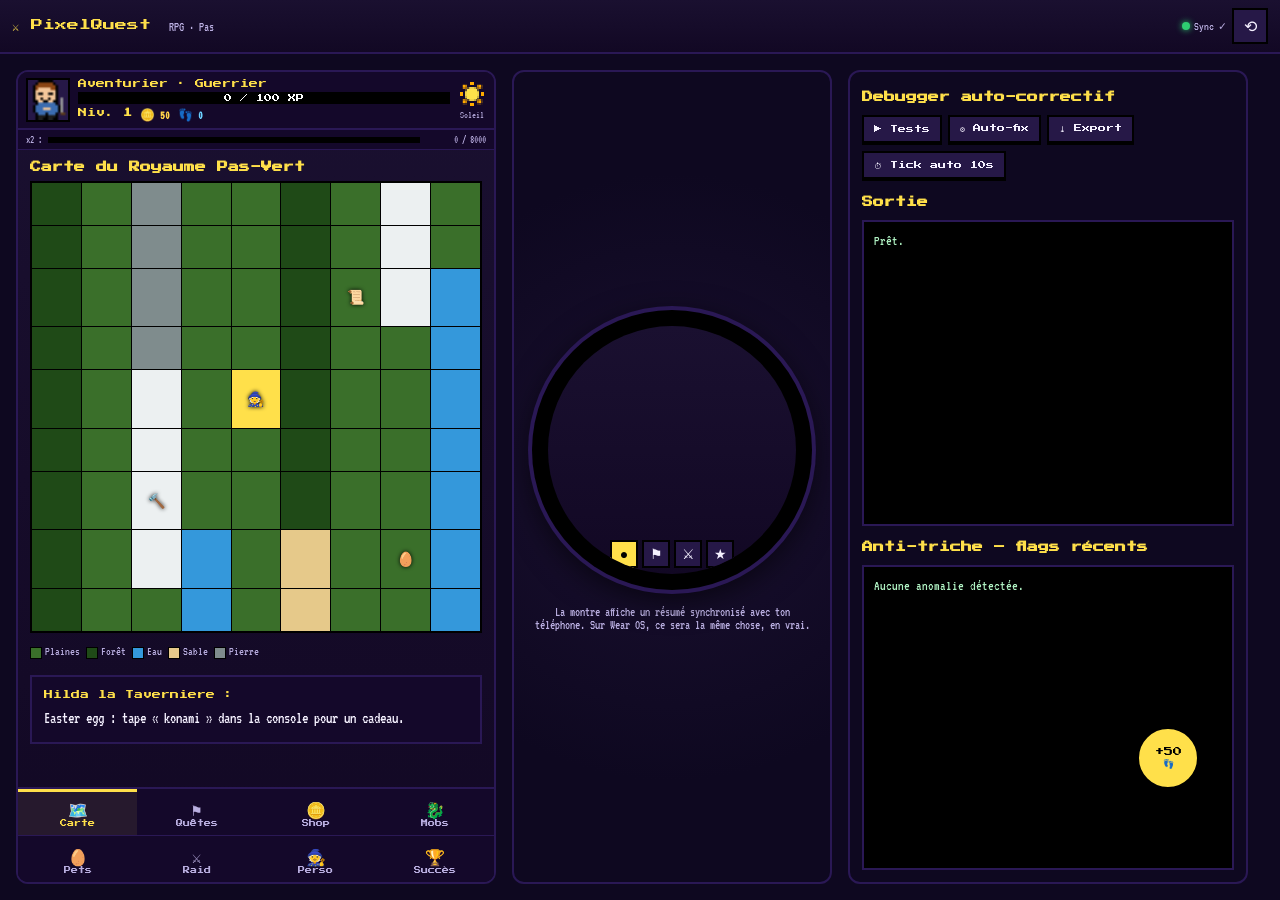
<file: preview/index.html>
<!doctype html>
<html lang="fr">
<head>
  <meta charset="utf-8" />
  <meta name="viewport" content="width=device-width, initial-scale=1.0, viewport-fit=cover, user-scalable=no" />
  <meta name="theme-color" content="#1a1030" />
  <meta name="apple-mobile-web-app-capable" content="yes" />
  <meta name="apple-mobile-web-app-status-bar-style" content="black-translucent" />
  <meta name="apple-mobile-web-app-title" content="PixelQuest" />
  <title>PixelQuest – RPG des Pas</title>
  <link rel="stylesheet" href="css/styles.css" />
  <link rel="manifest" href="manifest.webmanifest" />
  <link rel="icon" href="icon-192.png" type="image/png" />
  <link rel="apple-touch-icon" href="icon-192.png" />
</head>
<body>

  <header class="topbar">
    <div class="brand">
      <span class="logo">⚔︎</span> PixelQuest
      <span class="tag">RPG · Pas</span>
    </div>
    <div class="topbar-actions">
      <span class="sync-status">
        <span id="syncDot" class="sync-dot ok"></span>
        <span id="syncLabel">Sync ✓</span>
      </span>
      <button id="btnInstall" class="icon-btn" style="display:none" title="Installer">⤓</button>
      <button id="btnReset" class="icon-btn" title="Réinitialiser">⟲</button>
    </div>
  </header>

  <div id="installHint" class="install-hint" style="display:none">
    Menu Chrome ⋮ → <b>Installer l'app</b>
    <button id="closeHint">OK</button>
  </div>

  <!-- Mobile : un seul écran à la fois. View switcher en haut. -->
  <nav class="view-switcher">
    <button data-view="phone" class="active">📱 Phone</button>
    <button data-view="watch">⌚ Watch</button>
    <button data-view="debug">🔧 Debug</button>
  </nav>

  <main class="stage">

    <!-- ============================== PHONE VIEW ============================== -->
    <section class="view view-phone active" data-vid="phone">
      <div class="phone-screen">

        <!-- HUD -->
        <div class="hud">
          <canvas class="hud-portrait" id="phoneHero" width="16" height="16"></canvas>
          <div class="hud-info">
            <div class="hud-name" id="phoneName">Aventurier · Guerrier</div>
            <div class="hud-bar">
              <div id="phoneXpFill" class="fill" style="width:0%"></div>
              <span id="phoneXpLabel">0 / 100 XP</span>
            </div>
            <div class="hud-stats">
              <span class="lvl">Niv. <b id="phoneLvl">1</b></span>
              <span class="coin">🪙 <b id="phoneCoins">50</b></span>
              <span class="steps">👣 <b id="phoneDailySteps">0</b></span>
            </div>
          </div>
          <div class="hud-weather">
            <canvas id="phoneWeatherIcon" width="16" height="16"></canvas>
            <span class="wname" id="phoneWeatherName">—</span>
          </div>
        </div>

        <!-- Threshold bar 8000 -->
        <div class="threshold-bar" id="phoneThreshold">
          <span>x2 :</span>
          <div class="tprog"><div class="tfill" id="phoneTFill" style="width:0%"></div></div>
          <span id="phoneTLabel">0/8000</span>
        </div>

        <!-- Tab content -->
        <div class="tab-pane active" data-pane="map">
          <h3>Carte du Royaume Pas-Vert</h3>
          <div class="map-container">
            <div class="map-grid" id="phoneMap"></div>
            <div class="map-legend">
              <span><i class="grass"></i>Plaines</span>
              <span><i class="forest"></i>Forêt</span>
              <span><i class="water"></i>Eau</span>
              <span><i class="sand"></i>Sable</span>
              <span><i class="stone"></i>Pierre</span>
            </div>
            <div class="dialogue" id="phoneDialogue"></div>
          </div>
        </div>

        <div class="tab-pane" data-pane="quests">
          <h3>Quêtes actives</h3>
          <div id="phoneActiveQuests"></div>
          <h3>Disponibles</h3>
          <div id="phoneAvailableQuests"></div>
        </div>

        <div class="tab-pane" data-pane="shop">
          <h3>Boutique – Hilda la Tavernière</h3>
          <div id="phoneShop" class="item-grid"></div>
          <h3>Inventaire (<span id="phoneInvCount">0</span>/40)</h3>
          <div id="phoneInv" class="item-grid"></div>
          <p id="phoneEncumbered" class="hint-warn" style="display:none">
            ⚠ Encombrement : 110 pas pour 100 XP. Vendez à la Taverne.
          </p>
        </div>

        <div class="tab-pane" data-pane="bestiary">
          <h3>Bestiaire</h3>
          <div id="phoneBestiary"></div>
        </div>

        <div class="tab-pane" data-pane="pets">
          <h3>Familiers</h3>
          <div id="phoneEgg"></div>
          <div id="phonePets"></div>
        </div>

        <div class="tab-pane" data-pane="raid">
          <h3>Raid hebdomadaire</h3>
          <div id="phoneRaid"></div>
        </div>

        <div class="tab-pane" data-pane="char">
          <h3>Personnage</h3>
          <div id="phoneCharBuilder"></div>
        </div>

        <div class="tab-pane" data-pane="achievements">
          <h3>Succès</h3>
          <div id="phoneAchievements" class="ach-grid"></div>
        </div>

        <!-- Bottom navigation : 8 onglets sur 2 lignes -->
        <nav class="tabs">
          <button class="tab active" data-tab="map"><span class="ticon">🗺️</span>Carte</button>
          <button class="tab" data-tab="quests"><span class="ticon">⚑</span>Quêtes</button>
          <button class="tab" data-tab="shop"><span class="ticon">🪙</span>Shop</button>
          <button class="tab" data-tab="bestiary"><span class="ticon">🐉</span>Mobs</button>
        </nav>
        <nav class="tabs-secondary">
          <button class="tab" data-tab="pets"><span class="ticon">🥚</span>Pets</button>
          <button class="tab" data-tab="raid"><span class="ticon">⚔️</span>Raid</button>
          <button class="tab" data-tab="char"><span class="ticon">🧙</span>Perso</button>
          <button class="tab" data-tab="achievements"><span class="ticon">🏆</span>Succès</button>
        </nav>
      </div>
    </section>

    <!-- ============================== WATCH VIEW ============================== -->
    <section class="view view-watch watch-view" data-vid="watch">
      <div class="watch-frame">
        <div class="watch-screen" id="watchScreen">
          <div class="watch-content" id="watchContent"></div>
          <div class="watch-tabs">
            <button class="wtab active" data-wtab="main" title="Principal">●</button>
            <button class="wtab" data-wtab="quest" title="Quête">⚑</button>
            <button class="wtab" data-wtab="raid" title="Raid">⚔</button>
            <button class="wtab" data-wtab="pet" title="Familier">★</button>
          </div>
        </div>
      </div>
      <p class="watch-help">
        La montre affiche un résumé synchronisé avec ton téléphone.
        Sur Wear OS, ce sera la même chose, en vrai.
      </p>
    </section>

    <!-- ============================== DEBUG VIEW ============================== -->
    <section class="view view-debug debug-view" data-vid="debug">
      <h3>Debugger auto-correctif</h3>
      <div class="debug-actions">
        <button class="btn small" id="btnRunTests">▶ Tests</button>
        <button class="btn small" id="btnAutoFix">⚙ Auto-fix</button>
        <button class="btn small" id="btnExport">⤓ Export</button>
        <button class="btn small" id="btnTick">⏱ Tick auto 10s</button>
      </div>
      <h3>Sortie</h3>
      <pre id="debugLog" class="debug-log">Prêt.</pre>
      <h3>Anti-triche – flags récents</h3>
      <pre id="cheatLog" class="debug-log">Aucune anomalie.</pre>
    </section>

  </main>

  <!-- FAB : ajouter des pas (toujours visible) -->
  <button class="fab" id="btnAddSteps" title="Ajouter des pas">+50<br>👣</button>
  <div class="step-drawer" id="stepDrawer">
    <label>Pas à ajouter :</label>
    <input id="simSteps" type="number" min="1" max="500" value="50" />
    <button class="btn small" id="btnAddCustom">+ Ajouter</button>
  </div>

  <div id="toast" class="toast"></div>

  <script src="js/engine.js"></script>
  <script src="js/sprites.js"></script>
  <script src="js/tests.js"></script>
  <script src="js/sync.js"></script>
  <script src="js/ui.js"></script>
  <script>
    if ('serviceWorker' in navigator) {
      window.addEventListener('load', () => {
        navigator.serviceWorker.register('sw.js').catch(() => {});
      });
    }
  </script>
</body>
</html>
</file>
<file: preview/css/styles.css>
/* PixelQuest – Stylesheet mobile-first.
 * Cible : Android 412×915 ou plus large. La page se déploie automatiquement
 * en deux colonnes (phone + watch) sur écrans larges (>= 1100px).
 */

@import url('https://fonts.googleapis.com/css2?family=Press+Start+2P&family=VT323&display=swap');

:root {
  --bg0: #0e0820;
  --bg1: #1a1030;
  --bg2: #261847;
  --bg3: #14082a;
  --line: #2a1855;
  --fg:  #f5f1ff;
  --muted: #b9aee0;
  --accent: #ffe04a;
  --accent2: #d36cb0;
  --good: #2ecc71;
  --bad:  #e74c3c;
  --xp:   #6cd0ff;
  --coin: #ffd34a;
  --hp:   #ff5d6c;
  --pixel: 'Press Start 2P', monospace;
  --read:  'VT323', monospace;
}

* { box-sizing: border-box; -webkit-tap-highlight-color: transparent; }
html, body { margin: 0; padding: 0; height: 100%; overscroll-behavior: contain; }
body {
  font-family: var(--read);
  background: var(--bg0);
  color: var(--fg);
  font-size: 18px;
  display: flex;
  flex-direction: column;
  min-height: 100vh;
}

/* ============================ TOP BAR ============================ */
.topbar {
  display: flex; align-items: center; gap: 8px;
  padding: 8px 12px;
  background: linear-gradient(#1a1030, #120824);
  border-bottom: 2px solid var(--line);
  flex-shrink: 0;
}
.brand {
  font-family: var(--pixel); font-size: 12px;
  color: var(--accent);
  flex: 1;
  white-space: nowrap;
  overflow: hidden;
  text-overflow: ellipsis;
}
.brand .logo { color: var(--accent); }
.brand .tag { color: var(--muted); font-family: var(--read); font-size: 13px; margin-left: 6px; }

.topbar-actions {
  display: flex; align-items: center; gap: 6px;
  flex-shrink: 0;
}
.icon-btn {
  width: 36px; height: 36px;
  display: inline-flex; align-items: center; justify-content: center;
  background: var(--bg2); color: var(--fg);
  border: 2px solid #000;
  font-size: 16px; cursor: pointer;
  font-family: var(--read);
  padding: 0;
}
.icon-btn:active { transform: translate(1px,1px); }

/* Sync dot dans la topbar */
.sync-status {
  display: flex; align-items: center; gap: 4px;
  font-size: 12px; color: var(--muted);
}
.sync-dot {
  width: 8px; height: 8px; border-radius: 50%;
  background: var(--bad);
  display: inline-block;
}
.sync-dot.ok {
  background: var(--good);
  box-shadow: 0 0 6px var(--good);
}

/* ============================ INSTALL HINT ============================ */
.install-hint {
  background: linear-gradient(90deg, #2a1855, #3b1f6a);
  color: var(--fg);
  padding: 8px 12px;
  font-size: 14px;
  border-bottom: 2px solid #000;
  display: flex; align-items: center; gap: 8px;
}
.install-hint b { color: var(--accent); }
.install-hint button {
  margin-left: auto;
  background: var(--accent); color: #000;
  border: 2px solid #000;
  padding: 4px 10px;
  font-family: var(--pixel); font-size: 9px;
  cursor: pointer;
}

/* ============================ STAGE ============================ */
.stage {
  flex: 1 1 auto;
  display: flex;
  flex-direction: column;
  min-height: 0;
}

/* "Vues" : Phone, Watch, Debug. Une seule visible en mobile. */
.view {
  display: none;
  flex: 1 1 auto;
  min-height: 0;
  min-width: 0;
  overflow: hidden;
  width: 100%;
}
.view.active { display: flex; flex-direction: column; }

/* ============================ PHONE VIEW ============================ */
.phone-screen {
  flex: 1 1 auto;
  display: flex; flex-direction: column;
  min-height: 0;
  min-width: 0;
  width: 100%;
  background: linear-gradient(#1a1030, #120824);
  overflow: hidden;
}

/* HUD compact en haut */
.hud {
  display: flex; gap: 8px; padding: 6px 8px;
  background: var(--bg3);
  border-bottom: 2px solid var(--line);
  align-items: center;
  flex-shrink: 0;
}
.hud-portrait {
  width: 44px; height: 44px;
  background: var(--bg2);
  border: 2px solid #000;
  flex-shrink: 0;
}
.hud-info {
  flex: 1 1 auto;
  min-width: 0;
  overflow: hidden;
}
.hud-name {
  font-family: var(--pixel); font-size: 9px;
  color: var(--accent);
  white-space: nowrap;
  overflow: hidden;
  text-overflow: ellipsis;
  margin-bottom: 4px;
}
.hud-bar {
  height: 12px;
  background: #000;
  border: 1px solid #000;
  position: relative;
  overflow: hidden;
}
.hud-bar .fill {
  height: 100%;
  background: linear-gradient(90deg, #3aa1ff, #6cd0ff, #a3eaff);
  transition: width .25s;
}
.hud-bar span {
  position: absolute; inset: 0;
  display: flex; align-items: center; justify-content: center;
  font-family: var(--pixel); font-size: 8px;
  color: #fff;
  text-shadow: 1px 1px 0 #000;
}
.hud-stats {
  display: flex; gap: 8px; margin-top: 4px;
  font-size: 12px;
  flex-wrap: wrap;
}
.hud-stats .lvl { color: var(--accent); font-family: var(--pixel); font-size: 9px; }
.hud-stats .coin { color: var(--coin); }
.hud-stats .steps { color: var(--xp); font-weight: bold; }

.hud-weather {
  display: none; /* économise la largeur sur mobile, info dispo dans le hud-stats */
  flex-direction: column; align-items: center;
  gap: 2px;
  flex-shrink: 0;
}
.hud-weather canvas {
  width: 28px; height: 28px;
  image-rendering: pixelated;
}
.hud-weather .wname {
  font-size: 10px; color: var(--muted);
}
@media (min-width: 380px) {
  .hud-weather { display: flex; }
}

/* Threshold bar */
.threshold-bar {
  padding: 4px 8px;
  background: var(--bg3);
  border-bottom: 1px solid var(--line);
  font-size: 11px;
  color: var(--muted);
  display: flex;
  align-items: center;
  gap: 6px;
  flex-shrink: 0;
  white-space: nowrap;
}
.threshold-bar > span:first-child { flex-shrink: 0; }
.threshold-bar #phoneTLabel { flex-shrink: 0; min-width: 60px; text-align: right; }
.threshold-bar .tprog {
  flex: 1; height: 6px; background: #000; border: 1px solid #000;
  position: relative; overflow: hidden;
}
.threshold-bar .tprog .tfill {
  height: 100%;
  background: linear-gradient(90deg, var(--accent2), var(--accent));
  transition: width .3s;
}
.threshold-bar.active { color: var(--accent); }

/* Tab content */
.tab-pane {
  display: none;
  flex: 1 1 auto;
  overflow-y: auto;
  padding: 12px;
  min-height: 0;
  -webkit-overflow-scrolling: touch;
}
.tab-pane.active {
  display: block;
}
.tab-pane h3 {
  font-family: var(--pixel);
  font-size: 11px;
  color: var(--accent);
  margin: 12px 0 8px;
}
.tab-pane h3:first-child { margin-top: 0; }

/* Bottom tabs (mobile-first navigation) */
.tabs {
  display: grid;
  grid-template-columns: repeat(4, minmax(0, 1fr));
  background: var(--bg3);
  border-top: 2px solid var(--line);
  flex-shrink: 0;
  width: 100%;
}
.tab {
  background: transparent;
  border: none;
  border-top: 3px solid transparent;
  color: var(--muted);
  font-family: var(--pixel);
  font-size: 7px;
  padding: 8px 2px 6px;
  cursor: pointer;
  display: flex;
  flex-direction: column;
  align-items: center;
  gap: 4px;
  min-height: 46px;
  text-align: center;
  letter-spacing: 0;
  overflow: hidden;
}
.tab .ticon { font-size: 16px; line-height: 1; }
.tab.active {
  color: var(--accent);
  border-top-color: var(--accent);
  background: rgba(255, 224, 74, 0.08);
}
.tab:active { background: rgba(255, 224, 74, 0.2); }

/* Two rows of tabs since we have 8 tabs */
.tabs-secondary {
  display: grid;
  grid-template-columns: repeat(4, minmax(0, 1fr));
  background: var(--bg3);
  border-top: 1px solid var(--line);
  flex-shrink: 0;
  width: 100%;
}

/* ============================ MAP ============================ */
.map-container { display: flex; flex-direction: column; gap: 12px; min-width: 0; }
.map-grid {
  display: grid;
  grid-template-columns: repeat(9, minmax(0, 1fr));
  gap: 1px;
  background: #000;
  padding: 2px;
  width: 100%;
  max-width: 100%;
  margin: 0 auto;
  aspect-ratio: 1 / 1;
}
.map-cell {
  position: relative;
  background-color: #3a6f2a;
  display: flex; align-items: center; justify-content: center;
  font-size: 14px;
  text-shadow: 0 0 4px #000;
  min-height: 0;
  min-width: 0;
}
.map-cell.player { background: var(--accent) !important; color: #000; }
.map-cell.npc-tav { background: #8a4a1a; }
.map-cell.npc-smith { background: #2c2c2c; }
.map-cell.npc-sage { background: #5b2a83; }
.map-cell.npc-breeder { background: #3a6f2a; }
.map-legend {
  display: flex; flex-wrap: wrap; gap: 6px;
  font-size: 12px; color: var(--muted);
}
.map-legend i {
  display: inline-block;
  width: 12px; height: 12px;
  border: 1px solid #000;
  vertical-align: middle;
  margin-right: 3px;
}
.map-legend .grass { background: #3a6f2a; }
.map-legend .forest { background: #1f4a17; }
.map-legend .water { background: #3498db; }
.map-legend .sand { background: #e6c98a; }
.map-legend .stone { background: #7f8c8d; }

.dialogue {
  background: var(--bg3);
  border: 2px solid var(--line);
  padding: 12px;
  font-size: 16px;
  line-height: 1.4;
  margin-top: 4px;
}
.dialogue .who {
  font-family: var(--pixel);
  font-size: 9px;
  color: var(--accent);
  display: block;
  margin-bottom: 6px;
}

/* ============================ CARDS ============================ */
.card {
  background: var(--bg3);
  border: 2px solid var(--line);
  padding: 10px;
  margin-bottom: 8px;
}
.card h4 {
  font-family: var(--pixel);
  font-size: 10px;
  color: var(--accent);
  margin: 0 0 6px;
}
.card .desc {
  font-size: 13px;
  color: var(--muted);
  margin-bottom: 6px;
}
.card .meta {
  font-size: 13px;
  color: var(--muted);
}
.card-actions {
  display: flex;
  gap: 6px;
  margin-top: 8px;
  flex-wrap: wrap;
}

/* Quest progress bar */
.qbar {
  height: 8px;
  background: #000;
  border: 1px solid #000;
  margin: 6px 0;
  position: relative;
  overflow: hidden;
}
.qbar .qfill {
  height: 100%;
  background: var(--good);
  transition: width .3s;
}
.qprice { color: var(--coin); font-weight: bold; }

/* Buttons */
.btn {
  background: var(--bg2);
  color: var(--fg);
  border: 2px solid #000;
  border-bottom-width: 4px;
  padding: 8px 12px;
  font-family: var(--pixel);
  font-size: 10px;
  cursor: pointer;
  min-height: 36px;
  display: inline-flex;
  align-items: center;
  justify-content: center;
}
.btn:active {
  transform: translate(1px, 1px);
  border-bottom-width: 2px;
  margin-bottom: 2px;
}
.btn.primary {
  background: var(--accent);
  color: #000;
}
.btn.danger {
  background: #5a1a1a;
}
.btn.full {
  width: 100%;
}
.btn.small {
  font-size: 8px;
  padding: 6px 10px;
  min-height: 30px;
}

/* Item / shop grid */
.item-grid {
  display: grid;
  grid-template-columns: 1fr;
  gap: 8px;
}
.item {
  background: var(--bg3);
  border: 2px solid var(--line);
  padding: 10px;
  display: flex;
  gap: 10px;
  align-items: center;
}
.item-info {
  flex: 1;
  min-width: 0;
}
.item-name {
  font-family: var(--pixel);
  font-size: 10px;
  color: var(--fg);
  margin-bottom: 4px;
}
.item-desc {
  font-size: 13px;
  color: var(--muted);
}
.item-price {
  color: var(--coin);
  font-weight: bold;
  font-size: 14px;
}
.item-actions {
  display: flex;
  flex-direction: column;
  gap: 4px;
  flex-shrink: 0;
}

/* Bestiary card with sprite */
.beast-card {
  display: flex; gap: 10px;
  align-items: center;
  background: var(--bg3);
  border: 2px solid var(--line);
  padding: 10px;
  margin-bottom: 8px;
}
.beast-card.locked { filter: grayscale(1) brightness(0.5); }
.beast-sprite {
  width: 64px; height: 64px;
  image-rendering: pixelated;
  flex-shrink: 0;
  background: var(--bg1);
  border: 1px solid var(--line);
}
.beast-info { flex: 1; min-width: 0; }

/* Pet card */
.pet-card {
  background: var(--bg3);
  border: 2px solid var(--line);
  padding: 10px;
  display: flex; gap: 10px;
  align-items: center;
  margin-bottom: 8px;
}
.pet-card.locked { filter: grayscale(1) brightness(0.5); }

/* Egg in incubation */
.egg-card {
  background: linear-gradient(135deg, #2a1855, #14082a);
  border: 2px solid var(--accent2);
  padding: 12px;
  margin-bottom: 12px;
  display: flex; gap: 10px;
  align-items: center;
}

/* Raid */
.raid-card {
  background: linear-gradient(135deg, #2a0a0a, #14082a);
  border: 2px solid var(--bad);
  padding: 16px;
  text-align: center;
}
.raid-sprite {
  width: 128px; height: 128px;
  image-rendering: pixelated;
  margin: 0 auto 12px;
  display: block;
}
.raid-name {
  font-family: var(--pixel);
  font-size: 12px;
  color: var(--accent);
  margin-bottom: 8px;
}
.raid-bar {
  width: 100%;
  height: 18px;
  background: #000;
  border: 2px solid #000;
  position: relative;
  margin: 8px 0;
  overflow: hidden;
}
.raid-bar .rfill {
  height: 100%;
  background: linear-gradient(90deg, #7a1a1a, #ff5d6c);
  transition: width .3s;
}
.raid-bar span {
  position: absolute; inset: 0;
  display: flex; align-items: center; justify-content: center;
  font-family: var(--pixel); font-size: 9px;
  color: #fff; text-shadow: 1px 1px 0 #000;
}

/* Achievements */
.ach-grid {
  display: grid;
  grid-template-columns: 1fr;
  gap: 6px;
}
.ach {
  background: var(--bg3);
  border: 2px solid var(--line);
  padding: 8px 12px;
  display: flex; align-items: center; gap: 8px;
}
.ach.unlocked {
  border-color: var(--accent);
  background: linear-gradient(90deg, #2a1855, var(--bg3));
}
.ach.locked { opacity: 0.4; }
.ach .star { color: var(--accent); font-size: 16px; }
.ach .aname { font-family: var(--pixel); font-size: 9px; }

/* Character builder */
.char-preview {
  display: flex;
  justify-content: center;
  margin: 12px 0;
}
.char-preview canvas {
  width: 128px; height: 128px;
  image-rendering: pixelated;
  background: var(--bg2);
  border: 2px solid #000;
}
.char-row {
  margin-bottom: 16px;
}
.char-row label {
  display: block;
  font-family: var(--pixel);
  font-size: 9px;
  color: var(--accent);
  margin-bottom: 6px;
}
.char-row input[type=text] {
  width: 100%;
  background: #000;
  color: var(--fg);
  border: 2px solid var(--line);
  padding: 8px;
  font-family: var(--read);
  font-size: 16px;
}
.class-grid {
  display: grid;
  grid-template-columns: repeat(2, 1fr);
  gap: 6px;
}
.class-card {
  background: var(--bg3);
  border: 2px solid var(--line);
  padding: 8px;
  cursor: pointer;
  text-align: center;
}
.class-card.active {
  border-color: var(--accent);
  background: linear-gradient(135deg, #2a1855, var(--bg3));
}
.class-card .cname {
  font-family: var(--pixel);
  font-size: 9px;
  color: var(--accent);
  margin-bottom: 4px;
}
.class-card .cdesc {
  font-size: 12px;
  color: var(--muted);
}
.swatch-grid {
  display: grid;
  grid-template-columns: repeat(6, 1fr);
  gap: 6px;
}
.swatch {
  aspect-ratio: 1;
  border: 3px solid #000;
  cursor: pointer;
}
.swatch.active {
  border-color: var(--accent);
  box-shadow: 0 0 0 2px var(--accent);
}
.style-grid {
  display: grid;
  grid-template-columns: repeat(3, 1fr);
  gap: 6px;
}
.style-btn {
  background: var(--bg3);
  border: 2px solid var(--line);
  color: var(--fg);
  padding: 10px 4px;
  font-family: var(--pixel);
  font-size: 8px;
  cursor: pointer;
}
.style-btn.active {
  background: var(--accent2);
  border-color: var(--accent);
  color: #000;
}

/* ============================ FAB (floating action button) ============================ */
.fab {
  position: fixed;
  right: 12px;
  /* Bottom = au-dessus des 2 rangées de tabs (~96px) + petite marge */
  bottom: 110px;
  width: 64px; height: 64px;
  border-radius: 50%;
  background: var(--accent);
  color: #000;
  border: 3px solid #000;
  box-shadow: 0 4px 0 #000, 0 6px 12px rgba(0,0,0,0.5);
  font-family: var(--pixel);
  font-size: 9px;
  line-height: 1.2;
  cursor: pointer;
  z-index: 100;
  display: flex;
  flex-direction: column;
  align-items: center;
  justify-content: center;
  gap: 2px;
}
.fab:active {
  transform: translateY(2px);
  box-shadow: 0 2px 0 #000, 0 4px 8px rgba(0,0,0,0.5);
}

/* Step input drawer */
.step-drawer {
  position: fixed;
  right: 12px;
  bottom: 184px;
  background: var(--bg3);
  border: 2px solid var(--line);
  padding: 10px;
  z-index: 99;
  display: none;
  flex-direction: column;
  gap: 8px;
  width: 200px;
  box-shadow: 0 4px 12px rgba(0,0,0,0.5);
}
.step-drawer.visible { display: flex; }
.step-drawer label { font-size: 12px; color: var(--muted); }
.step-drawer input[type=number] {
  background: #000;
  border: 2px solid var(--line);
  color: var(--fg);
  padding: 6px;
  font-family: var(--read);
  font-size: 16px;
  width: 100%;
}

/* ============================ WATCH VIEW ============================ */
.watch-view {
  align-items: center;
  justify-content: center;
  padding: 20px;
  background: radial-gradient(circle at center, #1a1030, #0e0820 70%);
}
.watch-frame {
  width: min(280px, 80vw);
  aspect-ratio: 1;
  background: #000;
  border-radius: 50%;
  padding: 16px;
  position: relative;
  box-shadow: 0 0 0 4px var(--line), 0 8px 32px rgba(0,0,0,0.7);
}
.watch-screen {
  width: 100%;
  height: 100%;
  border-radius: 50%;
  background: linear-gradient(#1a1030, #120824);
  display: flex;
  flex-direction: column;
  overflow: hidden;
  position: relative;
}
.watch-content {
  flex: 1; display: flex;
  flex-direction: column;
  align-items: center;
  justify-content: center;
  text-align: center;
  padding: 12px;
  gap: 6px;
}
.watch-content canvas { image-rendering: pixelated; }
.watch-content .w-num {
  font-family: var(--pixel);
  font-size: 14px;
  color: var(--accent);
}
.watch-content .w-lbl {
  font-size: 12px;
  color: var(--muted);
}
.watch-bar {
  width: 100%;
  height: 8px;
  background: #000;
  border: 1px solid #000;
  position: relative;
  overflow: hidden;
}
.watch-bar .fill {
  height: 100%;
  background: linear-gradient(90deg, #3aa1ff, #6cd0ff);
}
.watch-tabs {
  display: flex;
  gap: 4px;
  justify-content: center;
  padding: 6px;
}
.wtab {
  width: 28px; height: 28px;
  border: 2px solid #000;
  background: var(--bg2);
  color: var(--fg);
  font-size: 14px;
  cursor: pointer;
  padding: 0;
  display: inline-flex;
  align-items: center;
  justify-content: center;
}
.wtab.active {
  background: var(--accent);
  color: #000;
}
.watch-help {
  margin-top: 16px;
  text-align: center;
  color: var(--muted);
  font-size: 13px;
  max-width: 280px;
}

/* ============================ DEBUG VIEW ============================ */
.debug-view {
  padding: 12px;
  flex-direction: column;
  gap: 8px;
}
.debug-actions {
  display: flex;
  gap: 6px;
  flex-wrap: wrap;
}
.debug-log {
  background: #000;
  color: #aef0c1;
  border: 2px solid var(--line);
  padding: 10px;
  font-family: var(--read);
  font-size: 14px;
  line-height: 1.4;
  white-space: pre-wrap;
  word-break: break-word;
  margin: 0;
  flex: 1;
  overflow-y: auto;
  min-height: 160px;
  max-height: 360px;
}
.debug-log .ok  { color: #2ecc71; }
.debug-log .ko  { color: #ff5d6c; }
.debug-log .fix { color: #ffe04a; }
.debug-log .info{ color: #6cd0ff; }

.debug-view h3 {
  font-family: var(--pixel);
  font-size: 11px;
  color: var(--accent);
  margin: 8px 0 4px;
}

/* ============================ HINT MESSAGES ============================ */
.hint-warn {
  background: rgba(231, 76, 60, 0.15);
  border-left: 4px solid var(--bad);
  color: var(--bad);
  padding: 10px;
  font-size: 14px;
  margin: 8px 0;
}

/* ============================ TOAST ============================ */
.toast {
  position: fixed;
  bottom: 100px;
  left: 50%;
  transform: translateX(-50%);
  background: rgba(0, 0, 0, 0.95);
  color: var(--fg);
  border: 2px solid var(--accent);
  padding: 10px 16px;
  font-size: 14px;
  z-index: 200;
  pointer-events: none;
  opacity: 0;
  transition: opacity .3s;
  max-width: 90vw;
  text-align: center;
}
.toast.visible { opacity: 1; }
.toast.success { border-color: var(--good); }
.toast.error { border-color: var(--bad); }

/* ============================ DESKTOP ENHANCE ============================ */
@media (min-width: 1100px) {
  .stage {
    flex-direction: row;
    gap: 16px;
    padding: 16px;
    align-items: stretch;
  }
  .view {
    display: flex !important;
    flex-direction: column;
    flex: 1;
    border: 2px solid var(--line);
    border-radius: 12px;
    overflow: hidden;
  }
  .view-phone { flex: 1.2; max-width: 480px; }
  .view-watch { flex: 0 0 320px; }
  .view-debug { flex: 1; max-width: 400px; }
  .view-switcher { display: none !important; }
  .fab { right: 50%; transform: translateX(560px); }
}

/* ============================ VIEW SWITCHER ============================ */
.view-switcher {
  display: flex;
  background: var(--bg3);
  border-bottom: 2px solid var(--line);
  flex-shrink: 0;
}
.view-switcher button {
  flex: 1;
  min-width: 0;
  background: transparent;
  border: none;
  color: var(--muted);
  font-family: var(--pixel);
  font-size: 9px;
  padding: 10px 4px;
  cursor: pointer;
  border-bottom: 3px solid transparent;
  overflow: hidden;
  text-overflow: ellipsis;
  white-space: nowrap;
}
.view-switcher button.active {
  color: var(--accent);
  border-bottom-color: var(--accent);
}
</file>
